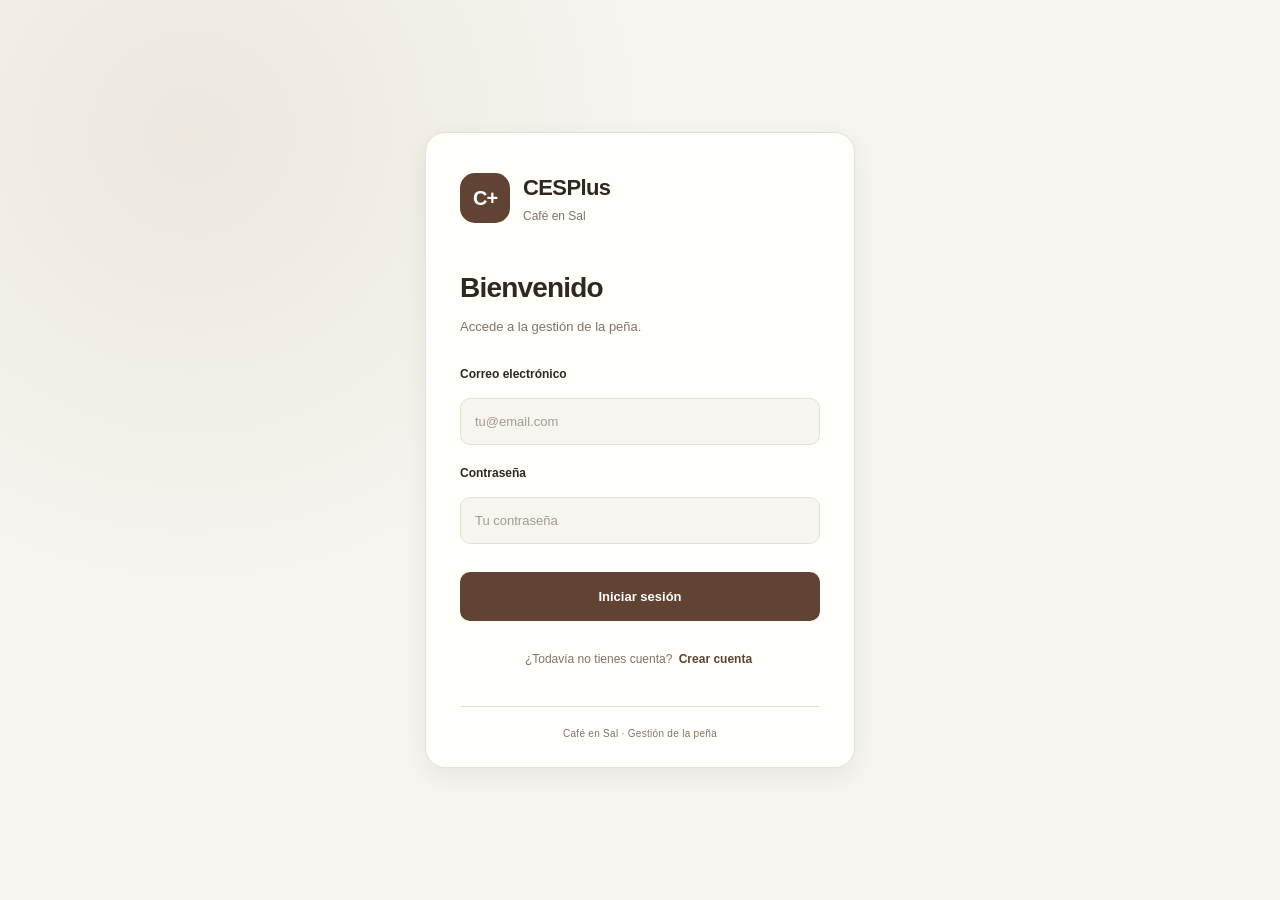
<file: index.html>
<!DOCTYPE html>

<html lang="es">
<head>
    <meta charset="UTF-8">
    <meta name="viewport" content="width=device-width, initial-scale=1.0">


<meta name="theme-color" content="#604333">
<meta name="description" content="Gestión económica de la peña Café en Sal">
<link rel="manifest" href="./manifest.json">
<title>CESPlus | Café en Sal</title>

<link rel="stylesheet" href="./styles/styles.css">
<link rel="stylesheet" href="./styles/layout.css">
<link rel="stylesheet" href="./styles/components.css">
<link rel="stylesheet" href="./styles/views.css">
<script type="module" src="js/app.js"></script>


</head>

<body class="auth-required">

    <!-- PANTALLA DE ACCESO -->
    <section id="auth-screen" class="auth-screen">
        <div class="auth-card">

            <!-- MARCA -->
            <div class="auth-brand">
                <span class="auth-brand-icon">C+</span>
                <div>
                    <strong>CESPlus</strong>
                    <small>Café en Sal</small>
                </div>
            </div>

            <!-- 1. INICIAR SESIÓN -->
            <div id="login-view" class="auth-view">
                <div class="auth-heading">
                    <h1>Bienvenido</h1>
                    <p>Accede a la gestión de la peña.</p>
                </div>

                <form id="login-form">
                    <div class="form-group">
                        <label for="login-email">Correo electrónico</label>
                        <input
                            type="email"
                            id="login-email"
                            name="email"
                            autocomplete="username"
                            placeholder="tu@email.com"
                            required
                        >
                    </div>

                    <div class="form-group">
                        <label for="login-password">Contraseña</label>
                        <input
                            type="password"
                            id="login-password"
                            name="password"
                            autocomplete="current-password"
                            placeholder="Tu contraseña"
                            required
                        >
                    </div>

                    <p id="login-error" class="auth-message auth-error" role="alert" hidden></p>
                    <p id="login-info" class="auth-message auth-info" role="status" hidden></p>

                    <button type="submit" id="login-button" class="button button-primary auth-submit">
                        Iniciar sesión
                    </button>
                </form>

                <p class="auth-switch">
                    ¿Todavía no tienes cuenta?
                    <button type="button" id="show-register-button" class="auth-text-button">
                        Crear cuenta
                    </button>
                </p>
            </div>

            <!-- 2. CREAR CUENTA -->
            <div id="register-view" class="auth-view" hidden>
                <div class="auth-heading">
                    <h1>Crear cuenta</h1>
                    <p>Regístrate para acceder a CESPlus.</p>
                </div>

                <form id="register-form">
                    <div class="form-group">
                        <label for="register-name">Nombre y apellidos</label>
                        <input
                            type="text"
                            id="register-name"
                            name="display_name"
                            autocomplete="name"
                            placeholder="Tu nombre"
                            maxlength="80"
                            required
                        >
                    </div>

                    <div class="form-group">
                        <label for="register-email">Correo electrónico</label>
                        <input
                            type="email"
                            id="register-email"
                            name="email"
                            autocomplete="email"
                            placeholder="tu@email.com"
                            required
                        >
                    </div>

                    <div class="form-group">
                        <label for="register-password">Contraseña</label>
                        <input
                            type="password"
                            id="register-password"
                            name="password"
                            autocomplete="new-password"
                            placeholder="Mínimo 8 caracteres"
                            minlength="8"
                            required
                        >
                    </div>

                    <div class="form-group">
                        <label for="register-password-confirm">Repetir contraseña</label>
                        <input
                            type="password"
                            id="register-password-confirm"
                            name="password_confirm"
                            autocomplete="new-password"
                            placeholder="Repite tu contraseña"
                            minlength="8"
                            required
                        >
                    </div>

                    <p id="register-error" class="auth-message auth-error" role="alert" hidden></p>
                    <p id="register-info" class="auth-message auth-info" role="status" hidden></p>

                    <button type="submit" id="register-button" class="button button-primary auth-submit">
                        Crear cuenta
                    </button>
                </form>

                <p class="auth-switch">
                    ¿Ya tienes cuenta?
                    <button type="button" id="show-login-button" class="auth-text-button">
                        Iniciar sesión
                    </button>
                </p>
            </div>

            <!-- 3. CONFIRMAR CORREO -->
            <div id="confirmation-view" class="auth-view" hidden>
                <div class="auth-heading">
                    <h1>Confirma tu correo</h1>
                    <p>Te hemos enviado un mensaje para verificar tu dirección de correo electrónico.</p>
                </div>

                <p class="auth-message auth-info">
                    Abre el correo que has recibido y pulsa el enlace de confirmación. Después podrás iniciar sesión y vincular tu familia.
                </p>

                <button type="button" id="confirmation-login-button" class="button button-primary auth-submit">
                    Volver al inicio de sesión
                </button>
            </div>

            <!-- 4. VINCULAR FAMILIA -->
            <div id="link-family-view" class="auth-view" hidden>

                <div class="auth-heading">
                    <h1>Vincular familia</h1>
                    <p>Introduce el código de acceso que te ha facilitado la administración de la peña.</p>
                </div>

                <!-- FASE 1: VALIDAR CÓDIGO -->
                <form id="family-link-form">

                    <div class="form-group">
                        <label for="family-code">Código de familia</label>
                        <input
                            type="text"
                            id="family-code"
                            name="family_code"
                            autocomplete="off"
                            placeholder="Introduce tu código"
                            maxlength="32"
                            required
                        >
                    </div>

                    <p id="family-link-error"
                    class="auth-message auth-error"
                    role="alert"
                    hidden></p>

                    <p id="family-link-info"
                    class="auth-message auth-info"
                    role="status"
                    hidden></p>

                    <button
                        type="submit"
                        id="family-link-button"
                        class="button button-primary auth-submit">
                        Comprobar código
                    </button>

                </form>

                <!-- FASE 2: SELECCIONAR MIEMBRO -->
                <form id="family-member-form" hidden>

                    <div class="form-group">
                        <label for="family-member-select">
                            Selecciona tu nombre
                        </label>

                        <select
                            id="family-member-select"
                            name="member_id"
                            required
                        >
                            <option value="">Selecciona un miembro...</option>
                        </select>
                    </div>

                    <p id="family-member-error"
                    class="auth-message auth-error"
                    role="alert"
                    hidden></p>

                    <button
                        type="submit"
                        id="family-member-button"
                        class="button button-primary auth-submit">
                        Enviar solicitud
                    </button>

                    <button
                        type="button"
                        id="family-member-back-button"
                        class="button button-secondary auth-submit">
                        Volver
                    </button>

                </form>

                <!-- SOLICITUD PENDIENTE -->
                <div id="family-link-pending"
                    class="auth-message auth-info"
                    hidden>
                    Tu solicitud está pendiente de aprobación por parte de la administración.
                </div>

                <button
                    type="button"
                    id="check-link-status-button"
                    class="button button-secondary auth-submit"
                    hidden>
                    Comprobar estado
                </button>

                <button
                    type="button"
                    id="auth-logout-button"
                    class="auth-text-button">
                    Cerrar sesión
                </button>

            </div>

            <p class="auth-footer">Café en Sal · Gestión de la peña</p>
        </div>
    </section>

    <div class="app-shell">


    <!-- SIDEBAR: escritorio -->
    <aside class="sidebar">
        <a class="brand" href="#" data-view="inicio">
            <span class="brand-icon">C+</span>
            <span class="brand-copy">
                <strong>CESPlus</strong>
                <small>Café en Sal</small>
            </span>
        </a>

        <div class="sidebar-section-label">GESTIÓN</div>

        <nav class="sidebar-nav" aria-label="Navegación principal">
            <button class="nav-item active" data-view="inicio">
                <span class="nav-icon">⌂</span>
                <span>Inicio</span>
            </button>

            <button class="nav-item" data-view="familias" data-role="admin,treasurer">
                <span class="nav-icon">♧</span>
                <span>Familias</span>
            </button>

            <button class="nav-item" data-view="economia" data-role="admin,treasurer">
                <span class="nav-icon">€</span>
                <span>Economía</span>
            </button>

            <button class="nav-item" data-view="administracion" data-role="admin">
                <span class="nav-icon">⚙</span>
                <span>Administración</span>
            </button>
        </nav>

        <div class="sidebar-footer">
            <span class="connection-dot"></span>
            <span>Modo de prueba</span>
        </div>
    </aside>

    <!-- CONTENIDO PRINCIPAL -->
    <main class="main-content">

        <header class="topbar">
            <div>
                <p class="eyebrow">CAFÉ EN SAL</p>
                <h1 id="page-title">Control de cuotas</h1>
            </div>

            <div class="topbar-actions">

                <div class="topbar-period">
                    <span class="period-label">PERIODO</span>
                    <select id="period-select" aria-label="Mes de las cuotas">
                    </select>
                </div>

                <div class="user-menu-container">

                    <button
                        type="button"
                        id="user-menu-button"
                        class="avatar"
                        aria-label="Abrir menú de usuario"
                        aria-expanded="false"
                        aria-controls="user-menu"
                    >
                        C+
                    </button>

                    <div id="user-menu" class="user-menu">

                        <div class="user-menu-info">

                            <strong id="user-menu-name">Usuario</strong>

                            <span id="user-menu-email"></span>

                            <span id="user-menu-role">Miembro</span>

                        </div>

                        <div class="user-menu-divider"></div>

                        <button
                            type="button"
                            id="logout-button"
                            class="user-menu-logout"
                        >
                            Cerrar sesión
                        </button>

                    </div>

                </div>

            </div>
        </header>

        <!-- INICIO -->
        <section class="view active" id="view-inicio">

            <!-- BIENVENIDA -->
            <div class="welcome-row">
                <div>
                    <h2>Estado de las cuentas.</h2>
                </div>

            </div>

            <!-- INDICADORES GLOBALES -->
            <div class="summary-grid">

                <article class="summary-card balance-card">
                    <span class="summary-label">Saldo actual</span>
                    <strong class="summary-value" id="balance-value">
                        1.250,00 €
                    </strong>
                    <span class="summary-footnote">
                        Saldo inicial + ingresos - gastos
                    </span>
                </article>

                <article class="summary-card">
                    <span class="summary-label">Ingresos del mes</span>
                    <strong class="summary-value" id="income-value">
                        0,00 €
                    </strong>
                    <span class="summary-footnote">Ingresos registrados</span>
                </article>

                <article class="summary-card">
                    <span class="summary-label">Gastos del mes</span>
                    <strong class="summary-value" id="expenses-value">
                        0,00 €
                    </strong>
                    <span class="summary-footnote">Salidas de dinero</span>
                </article>

                <article class="summary-card pending-summary">
                    <span class="summary-label">Ingresos pendientes</span>
                    <strong class="summary-value" id="pending-value">
                        200,00 €
                    </strong>
                    <span class="summary-footnote" id="pending-count">
                        3 familias pendientes
                    </span>
                </article>

            </div>


            <!-- =========================================
                DASHBOARD DE ADMINISTRACIÓN Y TESORERÍA
                ========================================= -->

            <div id="staff-dashboard" data-role="admin,treasurer">

                <!-- CUOTAS DE TODAS LAS FAMILIAS -->
                <section class="content-section">

                    <div class="section-heading">
                        <div>
                            <h2>Cuotas de la peña</h2>
                            <p id="dues-description">
                                Consulta y registra las cuotas de cada familia.
                            </p>
                        </div>
                    </div>

                    <div class="filter-row">
                        <button class="filter-chip active" data-filter="pendiente">
                            Pendientes
                        </button>

                        <button class="filter-chip" data-filter="pagado">
                            Abonadas
                        </button>

                        <button class="filter-chip" data-filter="todas">
                            Todas
                        </button>
                    </div>

                    <div class="dues-list" id="dues-list">
                        <!-- Se genera desde dashboard.js -->
                    </div>

                    <div class="empty-state hidden" id="dues-empty">
                        <span class="empty-icon">✓</span>
                        <h3>Todo al día</h3>
                        <p>No hay cuotas que coincidan con este filtro.</p>
                    </div>

                </section>

                <!-- ACCIONES RÁPIDAS -->
                <section class="content-section quick-actions-section">

                    <div class="section-heading">
                        <div>
                            <h2>Accesos rápidos</h2>
                            <p>Las tareas que más utilizas.</p>
                        </div>
                    </div>

                    <div class="quick-actions">

                        <button
                            class="quick-action"
                            data-action="familia"
                            data-role="admin,treasurer">

                            <span class="quick-action-icon">+</span>

                            <span>
                                <strong>Nueva familia</strong>
                                <small>Añadir miembros</small>
                            </span>

                            <span class="quick-arrow">›</span>
                        </button>

                        <button
                            class="quick-action"
                            data-action="gasto"
                            data-role="admin,treasurer">

                            <span class="quick-action-icon">€</span>

                            <span>
                                <strong>Registrar gasto</strong>
                                <small>Anotar una salida de dinero</small>
                            </span>

                            <span class="quick-arrow">›</span>
                        </button>

                    </div>

                </section>

            </div>


            <!-- =========================================
                DASHBOARD DE MIEMBROS
                ========================================= -->

            <div id="member-dashboard" hidden>

                <!-- CUOTA DE SU FAMILIA -->
                <section class="content-section">

                    <div class="section-heading">
                        <div>
                            <h2>Mi cuota familiar</h2>
                            <p>Estado de la cuota correspondiente al periodo seleccionado.</p>
                        </div>
                    </div>

                    <div id="member-current-due">
                        <!-- Se genera desde dashboard.js -->
                    </div>

                    <details class="history-details" id="member-dues-history">

                        <summary>
                            Consultar historial de cuotas
                        </summary>

                        <div
                            id="member-dues-history-list"
                            class="history-list">
                            <!-- Historial completo de cuotas -->
                        </div>

                    </details>

                </section>


                <!-- GASTOS DE LA PEÑA -->
                <section class="content-section">

                    <div class="section-heading">
                        <div>
                            <h2>Gastos de la peña</h2>
                            <p>Movimientos económicos del periodo seleccionado.</p>
                        </div>
                    </div>

                    <div id="member-current-expenses">
                        <!-- Se genera desde dashboard.js -->
                    </div>

                    <details class="history-details" id="member-expenses-history">

                        <summary>
                            Consultar histórico de gastos
                        </summary>

                        <div
                            id="member-expenses-history-list"
                            class="history-list">
                            <!-- Historial completo de gastos -->
                        </div>

                    </details>

                </section>

            </div>

        </section>

        <!-- FAMILIAS -->
        <section class="view" id="view-familias">
            <div class="section-heading">
                <div>
                    <h2>Gestión de las familias de la peña.</h2>
                </div>

                <button class="button button-primary"
                        data-action="familia"
                        data-role="admin,treasurer">
                    + Nueva familia
                </button>
            </div>

            <div id="families-content"></div>
        </section>

        <!-- ECONOMÍA -->
        <section class="view" id="view-economia">
            <div class="section-heading">
                <div>
                    <h2>Ingresos, gastos y movimientos.</h2>
                </div>
            </div>

            <div id="economy-content"></div>
        </section>

        <!-- ADMINISTRACIÓN -->
        <section class="view" id="view-administracion">
            <div class="section-heading">
                <div>
                    <h2>Herramientas de gestión de la peña.</h2>
                </div>
            </div>

            <div id="administration-content"></div>
        </section>

    </main>

    <!-- NAVEGACIÓN INFERIOR: móvil -->
    <nav class="bottom-nav" aria-label="Navegación móvil">

        <button class="bottom-nav-item active" data-view="inicio">
            <span class="bottom-nav-icon">⌂</span>
            <span>Inicio</span>
        </button>

        <button class="bottom-nav-item" data-view="familias" data-role="admin,treasurer">
            <span class="bottom-nav-icon">♧</span>
            <span>Familias</span>
        </button>

        <button class="bottom-nav-item" data-view="economia" data-role="admin,treasurer">
            <span class="bottom-nav-icon">€</span>
            <span>Economía</span>
        </button>

        <button class="bottom-nav-item" data-view="administracion" data-role="admin">
            <span class="bottom-nav-icon">⚙</span>
            <span>Más</span>
        </button>

    </nav>

</div>

<!-- MODALES -->
<div id="modal-root"></div>

<div class="toast" id="toast" role="status" aria-live="polite"></div>


</body>
</html>
</file>
<file: styles/styles.css>
/* =====================================================
   CESPLUS — ESTILOS GENERALES
   Variables, reset y configuración base
   ===================================================== */

:root {
    --primary: #604333;
    --primary-dark: #3E2A20;
    --primary-light: #896B56;

    --background: #F7F5F0;
    --surface: #FFFEFA;
    --surface-alt: #F0EBE3;

    --text: #302820;
    --text-muted: #817468;

    --border: #E7DFD5;

    --green: #287653;
    --green-bg: #E7F2EA;

    --orange: #986018;
    --orange-bg: #F8EEDC;

    --red: #B4433E;
    --red-bg: #F8E8E5;

    --radius: 16px;
    --radius-small: 10px;

    --sidebar-width: 240px;

    --shadow-sm: 0 2px 8px rgb(48 40 32 / 5%);
    --shadow-md: 0 8px 24px rgb(48 40 32 / 7%);

    --accent: var(--primary-light);
    --text-primary: var(--text);
    --radius-medium: 12px;
}

* {
    box-sizing: border-box;
}

html {
    min-height: 100%;
    -webkit-text-size-adjust: 100%;
}

body {
    margin: 0;
    min-height: 100vh;
    min-height: 100dvh;

    background: var(--background);
    color: var(--text);

    font-family:
        Inter,
        -apple-system,
        BlinkMacSystemFont,
        "Segoe UI",
        sans-serif;

    font-size: 15px;
    line-height: 1.5;

    -webkit-font-smoothing: antialiased;
}

button,
input,
select,
textarea {
    font: inherit;
}

button {
    -webkit-tap-highlight-color: transparent;
}

button:focus-visible,
select:focus-visible,
input:focus-visible,
textarea:focus-visible {
    outline: 3px solid rgb(137 107 86 / 35%);
    outline-offset: 2px;
}

button:disabled {
    opacity: 0.55;
    cursor: not-allowed;
}

button:not(:disabled) {
    cursor: pointer;
}

button,
a,
input,
select {
    touch-action: manipulation;
}

a {
    color: inherit;
    text-decoration: none;
}

h1,
h2,
h3,
p {
    margin-top: 0;
}

h1,
h2,
h3 {
    letter-spacing: -0.035em;
}

.hidden {
    display: none !important;
}

/* Elementos ocultos por permisos o estado */

[hidden] {
    display: none !important;
}

/* =====================================================
   ACCESIBILIDAD — MENOS MOVIMIENTO
   ===================================================== */

@media (prefers-reduced-motion: reduce) {
    *,
    *::before,
    *::after {
        scroll-behavior: auto !important;
        transition-duration: 0.01ms !important;
        animation-duration: 0.01ms !important;
        animation-iteration-count: 1 !important;
    }
}
</file>
<file: styles/layout.css>
/* =====================================================
   CESPLUS — ESTRUCTURA Y DISTRIBUCIÓN
   ===================================================== */

/* ESTRUCTURA PRINCIPAL */

.app-shell {
    min-height: 100vh;
    min-height: 100dvh;
}

.sidebar {
    display: none;
}

.main-content {
    width: 100%;
    max-width: 100%;
    min-width: 0;

    padding:
        18px
        16px
        calc(96px + env(safe-area-inset-bottom));
}

/* =====================================================
   CABECERA
   ===================================================== */

.topbar {
    display: flex;
    align-items: center;
    justify-content: space-between;
    gap: 12px;
    padding-bottom: 18px;

    margin-bottom: 8px;
    border-bottom: 1px solid var(--border);
    box-shadow: 0 2px 4px rgb(48 40 32 / 2%);
}

.eyebrow {
    margin-bottom: 5px;

    color: var(--primary-light);

    font-size: 10px;
    font-weight: 800;
    letter-spacing: 0.16em;
}

.topbar h1 {
    margin-bottom: 0;

    font-size: clamp(21px, 5vw, 30px);
    font-weight: 750;
    line-height: 1.15;
}

.topbar-actions {
    display: flex;
    align-items: center;
    gap: 22px;
}

.topbar-period {
    display: flex;
    flex-direction: column;
    align-items: flex-end;
    gap: 3px;

    min-width: 0;
}

.period-label {
    color: var(--text-muted);

    font-size: 9px;
    font-weight: 800;
    letter-spacing: 0.12em;
}

#period-select {
    width: auto;
    max-width: 115px;
    min-height: 32px;

    padding: 0 22px 0 8px;

    border: 1px solid transparent;
    border-radius: 8px;

    background: var(--surface-alt);
    color: var(--text-muted);

    font-size: 11px;
    font-weight: 600;

    cursor: pointer;
    transition: background .2s ease, border-color .2s ease;
}

#period-select:hover {
    background: var(--surface);
    border-color: var(--border);
}

#period-select:focus-visible {
    outline: 2px solid var(--primary-light);
    outline-offset: 2px;
}

/* Información del usuario */

.user-info {
    display: flex;
    align-items: center;
    gap: 10px;
}

.user-info .avatar {
    display: flex;
    align-items: center;
    justify-content: center;

    width: 38px;
    height: 38px;
    flex-shrink: 0;

    border-radius: 50%;

    background: var(--primary);
    color: white;

    font-size: 12px;
    font-weight: 800;
}

.user-details {
    display: flex;
    flex-direction: column;
    gap: 3px;
}

.user-details strong {
    color: var(--text);
    font-size: 12px;
}

.user-details span {
    color: var(--text-muted);
    font-size: 10px;
}

.logout-button {
    font-size: 11px;
    white-space: nowrap;
}

/* =====================================================
   NAVEGACIÓN INFERIOR — MÓVIL
   ===================================================== */

.bottom-nav {
    position: fixed;
    z-index: 100;

    right: 0;
    bottom: 0;
    left: 0;

    display: grid;
    grid-template-columns: repeat(4, minmax(0, 1fr));

    min-height: 66px;
    padding:
        7px
        8px
        calc(7px + env(safe-area-inset-bottom));

    border-top: 1px solid var(--border);

    background: rgb(255 254 250 / 97%);

    backdrop-filter: blur(14px);
    -webkit-backdrop-filter: blur(14px);
}

.bottom-nav-item {
    display: flex;
    flex-direction: column;
    align-items: center;
    justify-content: center;
    gap: 3px;

    min-width: 0;
    min-height: 48px;
    padding: 3px 2px;

    border: 0;
    border-radius: 10px;

    background: transparent;
    color: var(--text-muted);

    font-size: 10px;
    font-weight: 650;
}

.bottom-nav-icon {
    font-size: 22px;
    line-height: 1.1;
}

.bottom-nav-item.active {
    color: var(--primary);
    background: var(--surface-alt);
}

.bottom-nav-item.active .bottom-nav-icon {
    font-weight: 800;
}

/* Navegación lateral — escritorio */

@media (min-width: 1050px) {

    .app-shell {
        display: grid;
        grid-template-columns: var(--sidebar-width) minmax(0, 1fr);
    }

    .sidebar {
        position: sticky;
        top: 0;

        display: flex;
        flex-direction: column;

        width: var(--sidebar-width);
        height: 100vh;
        height: 100dvh;

        padding: 25px 16px;

        border-right: 1px solid var(--border);

        background: var(--surface);
    }

    .brand {
        display: flex;
        align-items: center;
        gap: 11px;

        padding: 4px 8px 30px;
    }

    .brand-icon {
        display: flex;
        align-items: center;
        justify-content: center;

        width: 43px;
        height: 43px;

        border-radius: 13px;

        background: var(--primary);
        color: #fff;

        font-size: 17px;
        font-weight: 850;
        letter-spacing: -0.06em;
    }

    .brand-copy {
        display: flex;
        flex-direction: column;
        gap: 2px;
    }

    .brand-copy strong {
        font-size: 18px;
        font-weight: 850;
        letter-spacing: -0.04em;
    }

    .brand-copy small {
        color: var(--text-muted);
        font-size: 11px;
    }

    .sidebar-section-label {
        padding: 0 12px;
        margin-bottom: 10px;

        color: var(--text-muted);

        font-size: 9px;
        font-weight: 850;
        letter-spacing: 0.13em;
    }

    .sidebar-nav {
        display: flex;
        flex-direction: column;
        gap: 5px;
    }

    .nav-item {
        display: flex;
        align-items: center;
        gap: 12px;

        width: 100%;
        min-height: 47px;
        padding: 0 12px;

        border: 0;
        border-radius: 10px;

        background: transparent;
        color: var(--text-muted);

        text-align: left;
        font-size: 13px;
        font-weight: 700;
    }

    .nav-item.active {
        background: var(--surface-alt);
        color: var(--primary);
    }

    .nav-icon {
        display: inline-flex;
        align-items: center;
        justify-content: center;

        width: 24px;

        font-size: 20px;
    }

    .sidebar-footer {
        display: flex;
        align-items: center;
        gap: 9px;

        margin-top: auto;
        padding: 16px 10px;

        border-top: 1px solid var(--border);

        color: var(--text-muted);
        font-size: 11px;
    }

    .connection-dot {
        width: 8px;
        height: 8px;

        border-radius: 50%;

        background: var(--orange);
    }
}

/* =====================================================
   RESPONSIVE — TABLET
   ===================================================== */

@media (min-width: 700px) {

    .main-content {
        padding: 30px 28px 40px;
    }

    .bottom-nav {
        /* Se mantiene visible hasta el breakpoint de escritorio */
    }

    .topbar-actions {
        gap: 22px;
    }
}

/* =====================================================
   RESPONSIVE — MÓVIL
   ===================================================== */

@media (max-width: 700px) {

    .topbar-actions {
        gap: 12px;
        flex-wrap: wrap;
        justify-content: flex-end;
    }

    .user-details {
        display: none;
    }

    .logout-button {
        padding: 9px 11px;
    }
}

/* =====================================================
   RESPONSIVE — ESCRITORIO
   ===================================================== */

@media (min-width: 1050px) {

    .main-content {
        width: 100%;
        max-width: 1500px;
        margin: 0 auto;

        padding: 34px clamp(28px, 4vw, 64px) 48px;
    }

    .bottom-nav {
        display: none;
    }

    .topbar {
        margin-bottom: 35px;
    }
}

/* =====================================================
   PANTALLAS MUY PEQUEÑAS
   ===================================================== */

@media (max-width: 360px) {

    .main-content {
        padding-right: 12px;
        padding-left: 12px;
    }
}
</file>
<file: styles/components.css>
/* =====================================================
   CESPLUS — COMPONENTES REUTILIZABLES
   Botones, formularios, tarjetas, modales y elementos UI
   ===================================================== */

/* =====================================================
   BOTONES
   ===================================================== */

.button {
    display: inline-flex;
    align-items: center;
    justify-content: center;
    gap: 7px;
    min-height: 44px;
    padding: 0 14px;
    border: 1px solid transparent;
    border-radius: var(--radius-small);
    font-size: 12px;
    font-weight: 750;
    transition: background 150ms ease, transform 150ms ease;
}

.button:active {
    transform: scale(0.98);
}

.button-primary {
    background: var(--primary);
    color: #fff;
}

.button-primary:hover {
    background: var(--primary-dark);
}

.button-secondary {
    border-color: var(--border);
    background: var(--surface);
    color: var(--text);
}

.button-danger {
    background-color: #b94036;
    color: #ffffff;
    border: 1px solid #b94036;
}

.button-danger:hover {
    background-color: #963129;
    border-color: #963129;
}

/* =====================================================
   FILTROS
   ===================================================== */

.filter-row {
    display: flex;
    gap: 8px;
    margin-bottom: 14px;
    overflow-x: auto;
    scrollbar-width: none;
}

.filter-row::-webkit-scrollbar {
    display: none;
}

.filter-chip {
    flex-shrink: 0;
    min-height: 40px;
    padding: 0 16px;
    border: 1px solid var(--border);
    border-radius: 999px;
    background: var(--surface);
    color: var(--text-muted);
    font-size: 12px;
    font-weight: 700;
}

.filter-chip.active {
    border-color: var(--primary);
    background: var(--primary);
    color: #fff;
}

/* =====================================================
   LISTAS Y TARJETAS DE CUOTAS
   ===================================================== */

.dues-list {
    display: flex;
    flex-direction: column;
    gap: 10px;
}

.due-card {
    display: grid;
    grid-template-columns: minmax(0, 1fr) auto;
    align-items: center;
    gap: 12px 16px;
    min-width: 0;
    padding: 15px 16px;
    border: 1px solid var(--border);
    border-radius: var(--radius);
    background: var(--surface);
    box-shadow: var(--shadow-sm);
}

.due-card-main {
    display: flex;
    flex-direction: column;
    gap: 4px;
    min-width: 0;
}

.due-family-name {
    display: block;
    min-width: 0;
    color: var(--text);
    font-size: 14px;
    font-weight: 750;
    overflow-wrap: anywhere;
}

.due-period {
    color: var(--text-muted);
    font-size: 11px;
    font-weight: 600;
    text-transform: capitalize;
}

/* Importes */

.due-card-amounts {
    grid-column: 1 / -1;
    display: flex;
    flex-wrap: wrap;
    gap: 10px 24px;
    padding: 11px 0;
    border-top: 1px solid var(--border);
    border-bottom: 1px solid var(--border);
}

.due-card-amounts > div {
    display: flex;
    flex-direction: column;
    gap: 4px;
}

.due-card-amounts span {
    color: var(--text-muted);
    font-size: 10px;
    font-weight: 650;
}

.due-card-amounts strong {
    color: var(--text);
    font-size: 14px;
    font-weight: 800;
    font-variant-numeric: tabular-nums;
}

.due-card-amounts .due-debt-amount strong {
    color: var(--orange);
}

/* Botones de estado */

.due-status-button {
    display: inline-flex;
    align-items: center;
    justify-content: center;
    min-width: 104px;
    min-height: 42px;
    padding: 0 12px;
    border: 1px solid transparent;
    border-radius: var(--radius-small);
    font-size: 11px;
    font-weight: 800;
    white-space: nowrap;
    transition: background 150ms ease, transform 150ms ease;
}

.due-status-button.pending {
    border-color: var(--orange);
    background: var(--orange-bg);
    color: var(--orange);
}

.due-status-button.debt {
    border-color: #d97777;
    background: #fbe8e8;
    color: #a83232;
}

.due-status-button.paid {
    border-color: var(--green);
    background: var(--green-bg);
    color: var(--green);
}

.due-status-button:active {
    transform: scale(0.96);
}

/* =====================================================
   TARJETAS DE CUOTAS — MIEMBROS
   ===================================================== */

.member-due-card,
.member-history-item {
    display: flex;
    flex-wrap: wrap;
    align-items: center;
    justify-content: space-between;
    gap: 12px;
}

.member-due-details {
    display: flex;
    flex-wrap: wrap;
    align-items: center;
    justify-content: space-between;
    gap: 8px 16px;
    width: 100%;
    padding-top: 10px;
    border-top: 1px solid var(--border);
    color: var(--text-muted);
    font-size: 11px;
}

.member-due-details strong {
    color: #966020;
    font-size: 12px;
    font-weight: 800;
}

/* Estados de cuotas de miembros */

.member-status-badge.debt {
    border-color: #c58a45;
    background: #fbf0df;
    color: #966020;
}

/* Estados vacíos */

.empty-state {
    padding: 36px 18px;
    border: 1px dashed var(--border);
    border-radius: var(--radius);
    text-align: center;
}

.empty-icon {
    display: inline-flex;
    align-items: center;
    justify-content: center;
    width: 42px;
    height: 42px;
    margin-bottom: 12px;
    border-radius: 50%;
    background: var(--green-bg);
    color: var(--green);
    font-size: 20px;
}

.empty-state h3 {
    margin-bottom: 5px;
    font-size: 17px;
}

.empty-state p {
    margin-bottom: 0;
    color: var(--text-muted);
    font-size: 12px;
}

/* =====================================================
   TOAST — MENSAJES
   ===================================================== */

.toast {
    position: fixed;
    z-index: 300;
    right: 16px;
    bottom: calc(84px + env(safe-area-inset-bottom));
    left: 16px;
    max-width: 440px;
    margin: 0 auto;
    padding: 13px 16px;
    border: 1px solid rgb(255 255 255 / 12%);
    border-radius: 12px;
    background: var(--primary-dark);
    color: #fff;
    box-shadow: var(--shadow-md);
    font-size: 13px;
    font-weight: 650;
    opacity: 0;
    pointer-events: none;
    transform: translateY(8px);
    transition: opacity 180ms ease, transform 180ms ease;
}

.toast.visible {
    opacity: 1;
    transform: translateY(0);
}

/* =====================================================
   MODALES GENERALES
   ===================================================== */

.modal-overlay {
    position: fixed;
    z-index: 200;
    inset: 0;
    display: flex;
    align-items: flex-end;
    justify-content: center;
    padding-top: 20px;
    background: rgb(35 27 22 / 48%);
    backdrop-filter: blur(3px);
}

.modal-panel {
    width: 100%;
    max-width: 520px;
    max-height: 92vh;
    max-height: 92dvh;
    overflow-y: auto;
    padding: 24px 20px calc(20px + env(safe-area-inset-bottom));
    border-radius: 22px 22px 0 0;
    background: var(--surface);
    box-shadow: var(--shadow-md);
    overscroll-behavior: contain;
}

.modal-handle {
    width: 38px;
    height: 4px;
    margin: -12px auto 20px;
    border-radius: 999px;
    background: var(--border);
}

.modal-header {
    display: flex;
    align-items: flex-start;
    justify-content: space-between;
    gap: 12px;
    margin-bottom: 22px;
}

.modal-header h2 {
    margin-bottom: 5px;
    font-size: 21px;
}

.modal-header p {
    margin-bottom: 0;
    color: var(--text-muted);
    font-size: 12px;
}

.modal-close {
    display: inline-flex;
    align-items: center;
    justify-content: center;
    flex-shrink: 0;
    width: 44px;
    height: 44px;
    border: 1px solid var(--border);
    border-radius: 12px;
    background: var(--surface);
    color: var(--text);
    font-size: 22px;
}

/* Formularios de los modales */

.form-group {
    display: flex;
    flex-direction: column;
    gap: 7px;
    margin-bottom: 17px;
}

.form-group label {
    font-size: 12px;
    font-weight: 750;
}

.form-group input,
.form-group select,
.form-group textarea {
    width: 100%;
    min-height: 48px;
    padding: 12px;
    border: 1px solid var(--border);
    border-radius: 10px;
    background: var(--surface);
    color: var(--text);
    font-size: 16px;
}

.form-group textarea {
    min-height: 90px;
    resize: vertical;
}

.modal-actions {
    display: flex;
    gap: 10px;
    margin-top: 24px;
}

.modal-actions .button {
    flex: 1;
    min-height: 48px;
}

/* =====================================================
   FAMILIAS DESPLEGABLES
   ===================================================== */

.family-management-card {
    border: 1px solid #d6c8b8 !important;
    border-radius: 12px !important;
    overflow: hidden;
    margin-bottom: 14px;
    background: #fff;
    box-shadow: 0 2px 5px rgba(0, 0, 0, 0.04);
}

.family-management-header {
    display: flex;
    width: 100%;
    align-items: center;
    justify-content: space-between;
    gap: 14px;
    padding: 18px;
    border: 0;
    background: transparent;
    color: var(--text);
    text-align: left;
    cursor: pointer;
}

.family-management-header:hover {
    background: var(--surface-alt);
}

.family-management-info {
    min-width: 0;
}

.family-management-header h3 {
    margin: 0 0 4px;
    font-size: 16px;
    overflow-wrap: anywhere;
}

.family-management-header p {
    margin: 0;
    color: var(--text-muted);
    font-size: 12px;
}

.family-management-header-right {
    display: flex;
    flex-shrink: 0;
    align-items: center;
    gap: 15px;
}

.family-management-amount {
    font-size: 20px;
    font-weight: 800;
    font-variant-numeric: tabular-nums;
}

.family-dropdown-arrow {
    width: 10px;
    height: 10px;
    border-right: 2px solid var(--text-muted);
    border-bottom: 2px solid var(--text-muted);
    transform: rotate(45deg);
    transition: transform 0.2s ease;
}

.family-management-header[aria-expanded="true"] .family-dropdown-arrow {
    transform: rotate(225deg);
}

.family-management-details {
    padding: 0 18px 18px;
}

.family-management-details[hidden] {
    display: none;
}

.family-management-members {
    display: flex;
    flex-direction: column;
    margin-bottom: 15px;
    border-top: 1px solid var(--border);
}

.family-member-summary {
    display: flex;
    align-items: center;
    justify-content: space-between;
    gap: 12px;
    padding: 11px 0;
    border-bottom: 1px solid var(--border);
    font-size: 12px;
}

.family-management-footer {
    display: flex;
    align-items: center;
    justify-content: space-between;
    gap: 12px;
}

.family-management-footer .button {
    min-height: 44px;
}


/* =====================================================
    MENÚ DE USUARIO
   ===================================================== */

/* MENÚ DE USUARIO */
.user-menu-container {
    position: relative;
    display: flex;
    align-items: center;
}

/* Botón del avatar */
#user-menu-button {
    display: flex;
    align-items: center;
    justify-content: center;
    width: 40px;
    height: 40px;
    padding: 0;
    flex-shrink: 0;
    border: 0;
    border-radius: 50%;
    background: var(--primary);
    color: #fff;
    font-size: 13px;
    font-weight: 800;
    cursor: pointer;
    transition: background .2s ease, transform .2s ease;
}

#user-menu-button:hover {
    background: var(--primary-dark);
    transform: translateY(-1px);
}

#user-menu-button:focus-visible {
    outline: 3px solid rgb(137 107 86 / 35%);
    outline-offset: 3px;
}

/* Desplegable */
.user-menu {
    position: absolute;
    z-index: 200;
    top: calc(100% + 12px);
    right: 0;
    width: 250px;
    padding: 8px;
    border: 1px solid var(--border);
    border-radius: 14px;
    background: var(--surface);
    box-shadow: var(--shadow-md);

    opacity: 0;
    visibility: hidden;
    transform: translateY(-6px);
    transition:
        opacity .18s ease,
        transform .18s ease,
        visibility .18s ease;
}

/* Menú abierto */
.user-menu-container.open .user-menu {
    opacity: 1;
    visibility: visible;
    transform: translateY(0);
}

/* Información del usuario */
.user-menu-info {
    display: flex;
    flex-direction: column;
    gap: 4px;
    padding: 12px;
    overflow: hidden;
}

.user-menu-info strong {
    color: var(--text);
    font-size: 13px;
    font-weight: 750;
}

.user-menu-info span {
    overflow: hidden;
    color: var(--text-muted);
    font-size: 11px;
    text-overflow: ellipsis;
    white-space: nowrap;
}

/* Separador */
.user-menu-divider {
    height: 1px;
    margin: 4px 0;
    background: var(--border);
}

/* Cerrar sesión */
.user-menu-logout {
    display: flex;
    align-items: center;
    width: 100%;
    min-height: 42px;
    padding: 0 12px;
    border: 0;
    border-radius: 9px;
    background: transparent;
    color: var(--red);
    text-align: left;
    font-size: 12px;
    font-weight: 700;
    transition: background .2s ease;
}

.user-menu-logout:hover {
    background: var(--red-bg);
}

/* Ajustes para móvil */
@media (max-width: 700px) {
    .user-menu {
        width: 235px;
    }
}

/* =====================================================
   EDITOR DE MIEMBROS
   ===================================================== */

#manage-members-list {
    display: flex;
    flex-direction: column;
    gap: 12px;
}

.member-edit-row {
    position: relative;
    display: grid;
    grid-template-columns: minmax(0, 1fr) minmax(0, 0.8fr);
    gap: 10px;
    padding: 13px;
    border: 1px solid var(--border);
    border-radius: 12px;
    background: var(--background);
}

.member-edit-row .form-group {
    min-width: 0;
    margin-bottom: 0;
}

.member-name-field {
    grid-column: 1 / -1;
    padding-right: 28px;
}

.member-edit-row .form-group label {
    font-size: 11px;
}

.member-edit-row .form-group input,
.member-edit-row .form-group select {
    min-width: 0;
    min-height: 44px;
    padding: 9px;
    font-size: 16px;
}

.member-remove-button {
    position: absolute;
    top: 7px;
    right: 7px;
    display: inline-flex;
    align-items: center;
    justify-content: center;
    width: 30px;
    height: 30px;
    border: 1px solid var(--border);
    border-radius: 8px;
    background: var(--surface);
    color: var(--red);
    font-size: 20px;
}

.family-edit-total {
    display: flex;
    align-items: center;
    justify-content: space-between;
    gap: 12px;
    margin-top: 17px;
    padding: 16px;
    border: 1px solid #D8C5B5;
    border-radius: 12px;
    background: var(--surface-alt);
}

.family-edit-total span {
    font-size: 12px;
    font-weight: 650;
}

.family-edit-total strong {
    font-size: 20px;
    font-weight: 850;
    font-variant-numeric: tabular-nums;
}

.form-help {
    margin-top: 12px;
    margin-bottom: 0;
    color: var(--text-muted);
    font-size: 11px;
    line-height: 1.6;
}

/* =====================================================
   MODAL DE FILTROS DEL HISTORIAL
   ===================================================== */

.audit-filter-toggle {
    width: 100%;
    display: flex;
    align-items: center;
    justify-content: space-between;
    padding: 16px 18px;
    border: 1px solid #ded2c5;
    border-radius: 10px;
    background: var(--primary-light);
    color: var(--background);
    text-align: left;
    cursor: pointer;
    transition: background 0.2s ease, border-color 0.2s ease, color 0.2s ease;
}

.audit-filter-toggle:hover {
    background: #f8f4ef;
    border-color: #b99b7c;
    color: var(--primary-dark);
}

.audit-filter-toggle strong,
.audit-filter-toggle small {
    display: block;
    transition: color 0.2s ease;
}

.audit-filter-toggle strong {
    font-size: 0.95rem;
    margin-bottom: 4px;
    color: inherit;
}

.audit-filter-toggle small {
    color: var(--orange-bg);
    font-size: 0.82rem;
}

.audit-filter-toggle:hover small {
    color: var(--primary);
}

.audit-filter-arrow {
    font-size: 1.4rem;
    color: #8b7055;
    transition: transform 0.2s ease;
}

.audit-filter-toggle[aria-expanded="true"] .audit-filter-arrow {
    transform: rotate(180deg);
}

.audit-results-summary[hidden],
.audit-filter-modal[hidden] {
    display: none !important;
}

.audit-filter-modal {
    position: fixed;
    inset: 0;
    z-index: 1000;
    display: flex;
    align-items: center;
    justify-content: center;
    padding: 24px;
}

.audit-filter-backdrop {
    position: absolute;
    inset: 0;
    background: rgba(35, 27, 20, 0.62);
    backdrop-filter: blur(3px);
}

.audit-filter-dialog {
    position: relative;
    z-index: 1;
    width: min(100%, 720px);
    max-height: 85vh;
    display: flex;
    flex-direction: column;
    background: #fff;
    border: 1px solid #e3d8cc;
    border-radius: 16px;
    box-shadow: 0 20px 60px rgba(0, 0, 0, 0.24);
    overflow: hidden;
    animation: auditModalIn 0.2s ease;
}

/* Cabecera */

.audit-modal-header {
    display: flex;
    align-items: flex-start;
    justify-content: space-between;
    padding: 22px 26px;
    border-bottom: 1px solid #e9e1d8;
    background: #fcfaf8;
}

.audit-modal-header h3 {
    margin: 0 0 5px;
    color: #49382b;
    font-size: 1.15rem;
}

.audit-modal-header p {
    margin: 0;
    color: #897969;
    font-size: 0.88rem;
}

.audit-modal-close {
    flex-shrink: 0;
    width: 36px;
    height: 36px;
    display: flex;
    align-items: center;
    justify-content: center;
    border: none;
    border-radius: 50%;
    background: #f0e9e1;
    color: #5b4938;
    font-size: 25px;
    line-height: 1;
    cursor: pointer;
    transition: background 0.2s;
}

.audit-modal-close:hover {
    background: #e3d5c7;
}

/* Contenido desplazable */

.audit-filter-content {
    overflow-y: auto;
    padding: 24px 26px;
    scrollbar-width: thin;
    scrollbar-color: #c9b8a6 #f5f1ec;
}

.audit-filter-group {
    padding-bottom: 22px;
    margin-bottom: 22px;
    border-bottom: 1px solid #eee7df;
}

.audit-filter-group:last-child {
    margin-bottom: 0;
    border-bottom: none;
}

.audit-filter-group h4 {
    margin: 0 0 14px;
    color: #5a4432;
    font-size: 0.95rem;
    font-weight: 700;
}

/* Casillas */

.audit-checkbox-grid {
    display: grid;
    grid-template-columns: repeat(2, minmax(0, 1fr));
    gap: 11px 20px;
}

.audit-checkbox-grid label,
.audit-family-options label {
    display: flex;
    align-items: center;
    gap: 9px;
    color: #625447;
    font-size: 0.88rem;
    cursor: pointer;
}

.audit-checkbox-grid input,
.audit-family-options input {
    width: 16px;
    height: 16px;
    margin: 0;
    accent-color: #806044;
    cursor: pointer;
}

.audit-checkbox-grid label:hover,
.audit-family-options label:hover {
    color: #49382b;
}

/* Familias */

.audit-family-options {
    display: grid;
    grid-template-columns: repeat(2, minmax(0, 1fr));
    gap: 12px 20px;
}

/* Fechas */

.audit-date-fields {
    display: grid;
    grid-template-columns: repeat(2, minmax(0, 1fr));
    gap: 16px;
}

.audit-date-fields label {
    display: flex;
    flex-direction: column;
    gap: 7px;
    color: #625447;
    font-size: 0.85rem;
}

.audit-date-fields input {
    width: 100%;
    min-height: 40px;
    padding: 8px 10px;
    border: 1px solid #ded2c5;
    border-radius: 7px;
    background: #fff;
    color: #49382b;
    font: inherit;
}

/* Accesos rápidos */

.audit-date-shortcuts {
    display: flex;
    flex-wrap: wrap;
    gap: 8px;
    margin-top: 14px;
}

.audit-date-shortcuts button {
    padding: 8px 12px;
    border: 1px solid #ded2c5;
    border-radius: 20px;
    background: #f8f4ef;
    color: #72583f;
    font-size: 0.8rem;
    cursor: pointer;
    transition: all 0.2s;
}

.audit-date-shortcuts button:hover {
    border-color: #a88a6b;
    background: #eee4d9;
}

/* Pie */

.audit-filter-actions {
    display: flex;
    justify-content: space-between;
    align-items: center;
    gap: 12px;
    padding: 17px 26px;
    border-top: 1px solid var(--border);
    background: #fcfaf8;
}

/* Animación */

@keyframes auditModalIn {
    from {
        opacity: 0;
        transform: translateY(12px) scale(0.98);
    }

    to {
        opacity: 1;
        transform: translateY(0) scale(1);
    }
}

/* =====================================================
   RESPONSIVE DE COMPONENTES
   ===================================================== */

@media (max-width: 380px) {

    .due-card {
        gap: 10px;
        padding: 12px;
    }

    .due-family-name {
        font-size: 13px;
    }

    .due-card-amounts {
        gap: 10px 16px;
    }

    .due-card-amounts strong {
        font-size: 13px;
    }

    .due-status-button {
        min-width: 94px;
        min-height: 40px;
        padding: 0 9px;
        font-size: 10px;
    }
}

@media (min-width: 700px) {
    .dues-list {
        display: grid;
        grid-template-columns: repeat(2, minmax(0, 1fr));
        align-items: start;
    }

    .modal-overlay {
        align-items: center;
        padding: 20px;
    }

    .modal-panel {
        max-height: 88vh;
        max-height: 88dvh;
        border-radius: 22px;
        padding: 26px;
    }

    .modal-handle {
        display: none;
    }

    .family-management-list {
        display: grid;
        grid-template-columns: repeat(2, minmax(0, 1fr));
        align-items: start;
    }

    .member-edit-row {
        grid-template-columns: minmax(0, 1.2fr) minmax(0, 0.8fr) minmax(0, 0.7fr);
    }

    .member-name-field {
        grid-column: auto;
    }
}

@media (max-width: 520px) {
    .family-management-header {
        padding: 15px;
    }

    .family-management-header-right {
        gap: 10px;
    }

    .family-management-amount {
        font-size: 17px;
    }

    .family-management-details {
        padding: 0 15px 15px;
    }
}

@media (max-width: 600px) {
    .audit-filter-modal {
        padding: 10px;
    }

    .audit-filter-dialog {
        max-height: 92vh;
        border-radius: 12px;
    }

    .audit-modal-header,
    .audit-filter-content {
        padding: 18px;
    }

    .audit-filter-actions {
        padding: 14px 18px;
    }

    .audit-checkbox-grid,
    .audit-family-options,
    .audit-date-fields {
        grid-template-columns: 1fr;
    }

    .audit-filter-actions button {
        flex: 1;
    }
}
</file>
<file: styles/views.css>
/* =====================================================
   CESPLUS — ESTILOS DE VISTAS
   Dashboard, administración, familias y autenticación
   ===================================================== */

/* =====================================================
   BIENVENIDA
   ===================================================== */

.welcome-row {
    display: flex;
    align-items: flex-start;
    justify-content: space-between;
    gap: 10px;
    margin-bottom: 20px;
}

.welcome-row h2 {
    margin-bottom: 4px;
    font-size: 23px;
    font-weight: 750;
}

.welcome-row p {
    margin-bottom: 0;
    color: var(--text-muted);
    font-size: 13px;
}

.demo-badge {
    flex-shrink: 0;
    padding: 5px 7px;
    border: 1px solid var(--border);
    border-radius: 6px;
    color: var(--text-muted);
    font-size: 8px;
    font-weight: 800;
    letter-spacing: 0.05em;
}

/* =====================================================
   INDICADORES ECONÓMICOS
   ===================================================== */

.summary-grid {
    display: grid;
    grid-template-columns: repeat(2, minmax(0, 1fr));
    gap: 10px;
    margin-bottom: 32px;
}

.summary-card {
    display: flex;
    flex-direction: column;
    align-items: flex-start;
    min-width: 0;
    min-height: 132px;
    padding: 15px 13px;
    border: 1px solid var(--border);
    border-radius: var(--radius);
    background: var(--surface);
    box-shadow: var(--shadow-sm);
}

.summary-card.balance-card {
    background: var(--primary);
    border-color: var(--primary);
    color: #fff;
}

.summary-card.pending-summary {
    background: #FBF4E7;
    border-color: #EBD7B8;
}

.summary-label {
    margin-bottom: 12px;
    color: var(--text-muted);
    font-size: 11px;
    font-weight: 650;
}

.balance-card .summary-label {
    color: rgb(255 255 255 / 75%);
}

.summary-value {
    display: block;
    max-width: 100%;
    margin-bottom: 8px;
    overflow-wrap: anywhere;
    font-size: clamp(19px, 5vw, 25px);
    font-weight: 800;
    line-height: 1.1;
    letter-spacing: -0.045em;
    font-variant-numeric: tabular-nums;
}

.summary-footnote {
    margin-top: auto;
    color: var(--text-muted);
    font-size: 10px;
    line-height: 1.4;
}

.balance-card .summary-footnote {
    color: rgb(255 255 255 / 70%);
}

.pending-summary .summary-value {
    color: var(--orange);
}

/* =====================================================
   SECCIONES DE CONTENIDO
   ===================================================== */

.content-section {
    margin-bottom: 34px;
}

.section-heading {
    display: flex;
    align-items: center;
    justify-content: space-between;
    gap: 12px;
    margin-bottom: 16px;
}

.section-heading h2 {
    margin-bottom: 4px;
    font-size: 19px;
    font-weight: 750;
}

.section-heading p {
    margin-bottom: 0;
    color: var(--text-muted);
    font-size: 12px;
}

/* =====================================================
   ADMINISTRACIÓN
   ===================================================== */

.admin-section {
    margin-bottom: 26px;
}

.admin-section-heading {
    display: flex;
    align-items: flex-start;
    justify-content: space-between;
    gap: 12px;
    border-top: 1px solid var(--border);
    margin-bottom: 14px;
}

.admin-section-heading h3 {
    margin: 3px 0 5px;
    color: var(--text);
    font-size: 17px;
    font-weight: 800;
}

.admin-section-heading p {
    margin: 0;
    color: var(--text-muted);
    font-size: 12px;
}

.admin-eyebrow {
    color: var(--text-muted);
    font-size: 9px;
    font-weight: 850;
    letter-spacing: 1.2px;
}

.admin-section-icon {
    display: flex;
    align-items: center;
    justify-content: center;
    width: 40px;
    height: 40px;
    flex-shrink: 0;
    border-radius: 12px;
    background: var(--surface);
    border: 1px solid var(--border);
    color: var(--accent);
    font-size: 19px;
}

.admin-info-card {
    display: flex;
    align-items: flex-start;
    gap: 12px;
    padding: 15px;
    border: 1px solid var(--border);
    border-radius: var(--radius);
    background: var(--surface);
}

.admin-info-icon {
    display: flex;
    align-items: center;
    justify-content: center;
    width: 36px;
    height: 36px;
    flex-shrink: 0;
    border-radius: 10px;
    background: var(--surface-alt);
    font-size: 17px;
}

.admin-info-card strong {
    display: block;
    margin-bottom: 5px;
    color: var(--text);
    font-size: 13px;
    font-weight: 800;
}

.admin-info-card p {
    margin: 0;
    color: var(--text-muted);
    font-size: 11px;
    line-height: 1.6;
}

.admin-role-list {
    display: flex;
    flex-direction: column;
    gap: 0;
    margin-top: 10px;
    border: 1px solid var(--border);
    border-radius: var(--radius);
    background: var(--surface);
}

.admin-role {
    display: flex;
    flex-direction: column;
    gap: 4px;
    padding: 13px 15px;
    border-bottom: 1px solid var(--border);
}

.admin-role:last-child {
    border-bottom: 0;
}

.admin-role-name {
    color: var(--text);
    font-size: 12px;
    font-weight: 800;
}

.admin-role-description {
    color: var(--text-muted);
    font-size: 11px;
}

.admin-settings-list {
    overflow: hidden;
    border: 1px solid var(--border);
    border-radius: var(--radius);
    background: var(--surface);
}

.admin-setting {
    display: flex;
    align-items: center;
    justify-content: space-between;
    gap: 12px;
    padding: 15px;
    border-bottom: 1px solid var(--border);
}

.admin-setting:last-child {
    border-bottom: 0;
}

.admin-setting > div {
    display: flex;
    flex-direction: column;
    gap: 4px;
}

.admin-setting strong {
    color: var(--text);
    font-size: 12px;
    font-weight: 800;
}

.admin-setting span {
    color: var(--text-muted);
    font-size: 10px;
}

.admin-setting .admin-setting-value {
    color: var(--accent);
    font-size: 16px;
    white-space: nowrap;
}

.admin-setting-status {
    padding: 5px 9px;
    border-radius: 20px;
    background: var(--orange-bg);
    color: var(--orange) !important;
    font-size: 10px !important;
    font-weight: 800;
}

.admin-danger-section {
    margin-top: 34px;
    padding-top: 22px;
}

.admin-reset-button {
    width: 100%;
    margin-top: 12px;
}

/* =====================================================
   CONFIGURACIÓN ECONÓMICA
   ===================================================== */

.admin-setting-input {
    display: flex;
    align-items: center;
    gap: 7px;
    flex-shrink: 0;
}

.admin-setting-input input {
    width: 90px;
    min-height: 42px;
    padding: 0 9px;
    border: 1px solid var(--border);
    border-radius: var(--radius-small);
    background: var(--background);
    color: var(--text);
    font-size: 14px;
    font-weight: 750;
    text-align: right;
    font-variant-numeric: tabular-nums;
}

.admin-setting-input input:focus {
    outline: 2px solid var(--accent);
    outline-offset: 2px;
}

.admin-setting-input span {
    color: var(--text);
    font-size: 13px;
    font-weight: 750;
}

.admin-opening-balance {
    background: var(--surface-alt);
}

.admin-save-button {
    width: 100%;
    margin-top: 14px;
}

#fee-change-reason-group {
    margin-top: 18px;
    padding: 16px;
    border: 1px solid var(--border);
    border-radius: var(--radius-medium);
    background: var(--surface-alt);
}

#fee-change-reason-group[hidden] {
    display: none;
}

#fee-change-reason {
    width: 100%;
    min-height: 85px;
    padding: 12px;
    border: 1px solid var(--border);
    border-radius: var(--radius-small);
    background: var(--surface);
    color: var(--text);
    font: inherit;
    resize: vertical;
}

/* =====================================================
   HISTORIAL Y AUDITORÍA
   ===================================================== */

.audit-search {
    display: flex;
    flex-direction: column;
    gap: 8px;
    margin: 20px 0;
    max-width: 520px;
}

.audit-search label {
    font-size: 13px;
    font-weight: 600;
    color: var(--text-primary);
}

.audit-search input {
    width: 100%;
    padding: 12px 14px;
    border: 1px solid var(--border);
    border-radius: 8px;
    background: #fff;
    color: var(--text-primary);
    font-family: inherit;
    font-size: 14px;
    transition: border-color 0.2s ease, box-shadow 0.2s ease;
}

.audit-search input::placeholder {
    color: #a69a8d;
}

.audit-search input:focus {
    outline: none;
    border-color: var(--primary);
    box-shadow: 0 0 0 3px rgba(111, 78, 55, 0.12);
}

.audit-search input::-webkit-search-cancel-button {
    cursor: pointer;
}

.audit-filters {
    display: grid;
    grid-template-columns: repeat(2, minmax(0, 1fr));
    gap: 10px;
    margin-bottom: 18px;
}

.audit-filters select {
    min-height: 42px;
    padding: 0 12px;
    border: 1px solid var(--border);
    border-radius: var(--radius-small);
    background: var(--surface);
    color: var(--text);
}

.audit-log-list {
    display: flex;
    flex-direction: column;
    gap: 12px;
}

.audit-entry {
    padding: 16px;
    border: 1px solid var(--border);
    border-radius: var(--radius-medium);
    background: var(--surface);
}

.audit-entry + .audit-entry {
    margin-top: 10px;
}

.audit-entry-header {
    display: flex;
    justify-content: space-between;
    align-items: center;
    flex-wrap: wrap;
    gap: 8px;
    margin-bottom: 10px;
}

.audit-date {
    color: var(--text-muted);
    font-size: 12px;
}

.audit-tags {
    display: flex;
    flex-wrap: wrap;
    align-items: center;
    gap: 6px;
}

.audit-tag {
    display: inline-flex;
    align-items: center;
    padding: 5px 9px;
    border-radius: 20px;
    background: var(--surface-alt);
    color: var(--text);
    font-size: 10px;
    font-weight: 750;
    text-transform: uppercase;
    letter-spacing: 0.04em;
}

.audit-entry h4 {
    margin: 0 0 5px;
    font-size: 14px;
}

.audit-family {
    margin: 0;
    color: var(--text-muted);
    font-size: 12px;
}

.audit-change {
    display: flex;
    gap: 10px;
    align-items: center;
    margin-top: 12px;
    font-size: 13px;
}

.audit-reason {
    margin: 12px 0 0;
    padding: 10px;
    border-radius: var(--radius-small);
    background: var(--surface-alt);
    font-size: 13px;
}

/* =====================================================
   GASTOS
   ===================================================== */

.expense-actions {
    display: flex;
    justify-content: flex-end;
    gap: 8px;
    margin-top: 14px;
    padding-top: 12px;
    border-top: 1px solid var(--border);
}

.expense-actions .button {
    font-size: 12px;
    padding: 7px 12px;
}

/* =====================================================
   ACCIONES RÁPIDAS
   ===================================================== */

.quick-actions {
    display: flex;
    flex-direction: column;
    gap: 10px;
}

.quick-action {
    display: flex;
    align-items: center;
    gap: 12px;
    width: 100%;
    min-height: 76px;
    padding: 13px;
    border: 1px solid var(--border);
    border-radius: var(--radius);
    background: var(--surface);
    color: var(--text);
    text-align: left;
}

.quick-action-icon {
    display: flex;
    align-items: center;
    justify-content: center;
    flex-shrink: 0;
    width: 42px;
    height: 42px;
    border-radius: 12px;
    background: var(--surface-alt);
    color: var(--primary);
    font-size: 22px;
    font-weight: 700;
}

.quick-action > span:nth-child(2) {
    display: flex;
    flex-direction: column;
    gap: 3px;
    min-width: 0;
}

.quick-action strong {
    font-size: 13px;
}

.quick-action small {
    color: var(--text-muted);
    font-size: 11px;
}

.quick-arrow {
    margin-left: auto;
    color: var(--text-muted);
    font-size: 23px;
}

/* =====================================================
   CONTROL DE VISTAS
   ===================================================== */

.view {
    display: none;
}

.view.active {
    display: block;
}

/* =====================================================
   CONFIGURACIÓN GENERAL
   ===================================================== */

.settings-form {
    width: 100%;
}

.settings-form .form-grid {
    display: grid;
    grid-template-columns: repeat(3, minmax(0, 1fr));
    gap: 20px;
    margin-top: 20px;
}

.settings-form .form-field {
    display: flex;
    flex-direction: column;
    gap: 8px;
}

.settings-form .form-field span {
    color: var(--primary-dark);
    font-size: 0.88rem;
    font-weight: 600;
}

.settings-form .form-field input {
    width: 100%;
    min-height: 42px;
    padding: 10px 12px;
    border: 1px solid #ded2c5;
    border-radius: 8px;
    background: #fff;
    color: var(--primary-dark);
    font: inherit;
    box-sizing: border-box;
}

.settings-form .form-field input:focus {
    outline: none;
    border-color: var(--primary);
    box-shadow: 0 0 0 3px rgba(128, 96, 68, 0.12);
}

.settings-form .form-actions {
    display: flex;
    justify-content: flex-end;
    margin-top: 24px;
    padding-top: 18px;
}

/* =====================================================
   AUTENTICACIÓN
   ===================================================== */

.auth-screen {
    display: none;
    min-height: 100vh;
    min-height: 100dvh;
    width: 100%;
    padding: 30px 20px;
    align-items: center;
    justify-content: center;
    background:
        radial-gradient(
            circle at 15% 15%,
            rgba(142, 106, 76, 0.10),
            transparent 35%
        ),
        var(--background);
}

body.auth-required .auth-screen {
    display: flex;
}

body.auth-required .app-shell {
    display: none;
}

#auth-screen [hidden] {
    display: none !important;
}

#auth-screen .auth-message:empty {
    display: none !important;
}

/* Tarjeta */

.auth-card {
    width: 100%;
    max-width: 430px;
    padding: 38px 34px 26px;
    border: 1px solid var(--border);
    border-radius: 20px;
    background: var(--surface);
    box-shadow: var(--shadow-md);
}

/* Marca */

.auth-brand {
    display: flex;
    align-items: center;
    gap: 13px;
    margin-bottom: 42px;
}

.auth-brand-icon {
    display: flex;
    align-items: center;
    justify-content: center;
    width: 50px;
    height: 50px;
    flex-shrink: 0;
    border-radius: 15px;
    background: var(--primary);
    color: #fff;
    font-size: 20px;
    font-weight: 850;
    letter-spacing: -1px;
}

.auth-brand > div {
    display: flex;
    flex-direction: column;
    gap: 3px;
}

.auth-brand strong {
    color: var(--text);
    font-size: 22px;
    font-weight: 850;
    letter-spacing: -0.6px;
}

.auth-brand small {
    color: var(--text-muted);
    font-size: 12px;
}

/* Encabezados */

.auth-heading {
    margin-bottom: 28px;
}

.auth-heading h1 {
    margin: 0 0 8px;
    color: var(--text);
    font-size: 28px;
    font-weight: 800;
    letter-spacing: -0.8px;
}

.auth-heading p {
    margin: 0;
    color: var(--text-muted);
    font-size: 13px;
    line-height: 1.6;
}

/* Formularios */

.auth-screen .form-group {
    margin-bottom: 19px;
}

.auth-screen .form-group label {
    display: block;
    margin-bottom: 8px;
    color: var(--text);
    font-size: 12px;
    font-weight: 700;
}

.auth-screen .form-group input {
    width: 100%;
    min-height: 47px;
    padding: 12px 14px;
    border: 1px solid var(--border);
    border-radius: 10px;
    background: var(--background);
    color: var(--text);
    font-family: inherit;
    font-size: 13px;
    transition: border-color 0.2s ease, box-shadow 0.2s ease, background 0.2s ease;
}

.auth-screen .form-group input::placeholder {
    color: var(--text-muted);
    opacity: 0.7;
}

.auth-screen .form-group input:focus {
    outline: none;
    border-color: var(--primary);
    box-shadow: 0 0 0 3px rgba(142, 106, 76, 0.13);
    background: var(--surface);
}

/* Botón */

.auth-submit {
    width: 100%;
    min-height: 49px;
    margin-top: 9px;
    border-radius: 10px;
    font-size: 13px;
    font-weight: 750;
}

/* Mensajes */

.auth-message {
    padding: 12px 14px;
    margin: 12px 0;
    border-radius: 9px;
    font-size: 12px;
    line-height: 1.5;
}

.auth-error {
    border: 1px solid rgba(190, 65, 65, 0.15);
    background: var(--red-bg);
    color: var(--red);
}

.auth-info {
    border: 1px solid rgba(65, 140, 90, 0.15);
    background: var(--green-bg);
    color: var(--green);
}

/* Enlaces entre pantallas */

.auth-switch {
    margin: 25px 0 0;
    color: var(--text-muted);
    font-size: 12px;
    text-align: center;
}

.auth-text-button {
    padding: 4px 3px;
    border: none;
    background: transparent;
    color: var(--primary);
    font-family: inherit;
    font-size: 12px;
    font-weight: 750;
    cursor: pointer;
}

.auth-text-button:hover {
    text-decoration: underline;
}

/* Vinculación */

#family-link-view .auth-heading {
    margin-bottom: 25px;
}

#family-link-view > .auth-text-button {
    display: block;
    margin: 18px auto 0;
}

/* Pie */

.auth-footer {
    margin: 34px 0 0;
    padding-top: 19px;
    border-top: 1px solid var(--border);
    color: var(--text-muted);
    font-size: 10px;
    text-align: center;
    letter-spacing: 0.3px;
}

/* =====================================================
   SOLICITUDES DE VINCULACIÓN FAMILIAR
   ===================================================== */

#family-link-requests-section {
    margin-bottom: 28px;
}

#family-link-requests-list {
    display: flex;
    flex-direction: column;
    gap: 12px;
}

.family-link-request {
    display: flex;
    align-items: center;
    justify-content: space-between;
    gap: 20px;
    padding: 18px 20px;
    background: #faf8f5;
    border: 1px solid #e8e0d7;
    border-radius: 12px;
    transition: border-color 0.2s ease, box-shadow 0.2s ease;
}

.family-link-request:hover {
    border-color: #b89b80;
    box-shadow: 0 3px 12px rgba(75, 52, 35, 0.06);
}

.family-link-request-info {
    display: flex;
    flex-direction: column;
    gap: 5px;
    min-width: 0;
}

.family-link-request-info strong {
    color: #493729;
    font-size: 1rem;
    font-weight: 700;
}

.family-link-request-info span {
    color: #75685e;
    font-size: 0.9rem;
}

.family-link-request-info small {
    color: #a09285;
    font-size: 0.78rem;
}

.family-link-request-actions {
    display: flex;
    align-items: center;
    gap: 9px;
    flex-shrink: 0;
}

.family-link-request-actions button {
    min-width: 95px;
}

#family-link-requests-list .empty-state {
    padding: 24px;
    margin: 0;
    text-align: center;
    color: #8b7d71;
    background: #faf8f5;
    border: 1px dashed #ded3c8;
    border-radius: 12px;
}

/* Contador */

.admin-title-with-badge {
    display: flex;
    align-items: center;
    gap: 10px;
}

.pending-count {
    display: inline-flex;
    align-items: center;
    justify-content: center;
    min-width: 23px;
    height: 23px;
    padding: 0 7px;
    border-radius: 20px;
    background: #8b5e3c;
    color: #fff;
    font-size: 0.75rem;
    font-weight: 700;
}

.pending-count[hidden] {
    display: none;
}

/* Nombre y estado */

.family-link-request-name {
    display: flex;
    align-items: center;
    flex-wrap: wrap;
    gap: 9px;
}

.request-status-badge {
    padding: 4px 9px;
    border-radius: 20px;
    background: #f2e7d8;
    color: #805b38;
    font-size: 0.68rem;
    font-weight: 700;
    text-transform: uppercase;
    letter-spacing: 0.04em;
}

/* =====================================================
   CÓDIGO DE ACCESO FAMILIAR
   ===================================================== */

.family-access-section {
    margin: 24px 0;
    padding: 20px;
    background: #f8f5f1;
    border: 1px solid #e8dfd5;
    border-radius: 12px;
}

.family-access-section .section-heading {
    margin-bottom: 16px;
}

.family-access-section .section-heading h3 {
    margin: 0 0 6px;
    color: #553c2e;
    font-size: 1rem;
}

.family-access-section .section-heading p {
    margin: 0;
    color: #76685e;
    font-size: 0.875rem;
    line-height: 1.5;
}

.family-access-code-actions {
    display: flex;
    align-items: center;
    gap: 10px;
}

.family-access-code-result {
    margin-top: 16px;
    padding: 16px;
    background: #fff;
    border: 1px solid #ded2c6;
    border-radius: 10px;
    text-align: center;
}

.family-access-code-value {
    display: block;
    color: #553c2e;
    font-family: monospace;
    font-size: 1.6rem;
    font-weight: 700;
    letter-spacing: 0.12em;
    overflow-wrap: anywhere;
}

.family-access-code-result .form-help {
    margin: 10px 0 0;
    color: #76685e;
    font-size: 0.8rem;
}

.family-access-code-actions button:disabled {
    opacity: 0.6;
    cursor: wait;
}

.family-access-copy-button {
    margin-top: 14px;
    min-width: 150px;
}

.family-access-copy-button:hover {
    transform: translateY(-1px);
}

.family-access-copy-button:active {
    transform: translateY(0);
}

/* =====================================================
   FAMILIAS INACTIVAS
   ===================================================== */

.inactive-families-section {
    margin-top: 28px;
    border: 1px solid #e7dfd6;
    border-radius: 12px;
    background: #faf8f5;
    overflow: hidden;
}

.inactive-families-header {
    display: flex;
    align-items: center;
    justify-content: space-between;
    gap: 16px;
    padding: 16px 18px;
    cursor: pointer;
    list-style: none;
    transition: background-color 0.2s ease;
}

.inactive-families-header::-webkit-details-marker {
    display: none;
}

.inactive-families-header:hover {
    background: #f3eee8;
}

.inactive-families-heading {
    display: flex;
    align-items: center;
    gap: 12px;
}

.inactive-families-icon {
    display: flex;
    align-items: center;
    justify-content: center;
    width: 36px;
    height: 36px;
    border-radius: 10px;
    background: #eee7df;
    color: #806b58;
    font-size: 22px;
}

.inactive-families-heading div {
    display: flex;
    flex-direction: column;
    gap: 3px;
}

.inactive-families-heading strong {
    color: #594536;
    font-size: 14px;
}

.inactive-families-heading small {
    color: #94877b;
    font-size: 12px;
}

.inactive-families-header-right {
    display: flex;
    align-items: center;
    gap: 14px;
}

.inactive-families-count {
    display: flex;
    align-items: center;
    justify-content: center;
    min-width: 25px;
    height: 25px;
    padding: 0 7px;
    border-radius: 20px;
    background: #eee7df;
    color: #806b58;
    font-size: 12px;
    font-weight: 700;
}

.inactive-families-arrow {
    width: 9px;
    height: 9px;
    border-right: 2px solid #8c7b6c;
    border-bottom: 2px solid #8c7b6c;
    transform: rotate(45deg);
    transition: transform 0.2s ease;
    margin-top: -4px;
}

.inactive-families-section[open] .inactive-families-arrow {
    transform: rotate(225deg);
    margin-top: 5px;
}

.inactive-families-list {
    display: flex;
    flex-direction: column;
    gap: 10px;
    padding: 0 16px 16px;
}

.inactive-family-card {
    display: flex;
    align-items: center;
    justify-content: space-between;
    gap: 16px;
    padding: 14px 16px;
    border: 1px solid #eee8e1;
    border-radius: 9px;
    background: #ffffff;
}

.inactive-family-info {
    display: flex;
    flex-direction: column;
    gap: 5px;
    min-width: 0;
}

.inactive-family-info strong {
    color: #6e6258;
    font-size: 14px;
}

.inactive-family-info span {
    color: #a49a90;
    font-size: 12px;
}

.inactive-family-card .button {
    flex-shrink: 0;
}

/* =====================================================
   DASHBOARD DE MIEMBROS
   ===================================================== */

#member-dashboard {
    display: flex;
    flex-direction: column;
    gap: 24px;
    margin-top: 24px;
}

#member-dashboard[hidden] {
    display: none;
}

/* Bloques de contenido */

#member-dashboard .content-card {
    background: var(--surface);
    border: 1px solid var(--border);
    border-radius: 14px;
    padding: 22px;
    box-shadow: 0 2px 8px rgba(60, 40, 25, 0.04);
}

#member-dashboard .content-card h2 {
    color: var(--primary);
    font-size: 1.1rem;
    font-weight: 700;
    margin: 0 0 18px;
}

#member-dashboard .content-card h3 {
    color: var(--text);
    font-size: 0.95rem;
    margin: 0 0 12px;
}

/* Tarjetas de cuotas */

.member-due-card {
    display: flex;
    align-items: center;
    justify-content: space-between;
    gap: 20px;
    background: var(--surface);
    border: 1px solid var(--border);
    border-left: 5px solid var(--primary);
    border-radius: 12px;
    padding: 20px;
    margin-bottom: 12px;
}

.member-entry-main {
    display: flex;
    flex-direction: column;
    gap: 5px;
    min-width: 0;
}

.member-entry-main strong {
    color: var(--text);
    font-size: 1rem;
    font-weight: 700;
}

.member-entry-date {
    color: var(--text-muted);
    font-size: 0.85rem;
}

.member-entry-side {
    display: flex;
    align-items: center;
    gap: 14px;
    flex-shrink: 0;
}

.member-entry-amount {
    color: var(--primary);
    font-size: 1.15rem;
    font-weight: 800;
    white-space: nowrap;
}

/* Estados */

.member-status-badge {
    display: inline-flex;
    align-items: center;
    justify-content: center;
    padding: 6px 11px;
    border-radius: 20px;
    font-size: 0.75rem;
    font-weight: 700;
    white-space: nowrap;
}

.member-status-badge.paid {
    background: #e7f3e9;
    color: #287443;
}

.member-status-badge.pending {
    background: #fff1dc;
    color: #a66516;
}

/* Gastos */

.member-expense-card {
    display: flex;
    align-items: center;
    justify-content: space-between;
    gap: 16px;
    padding: 15px 17px;
    margin-bottom: 10px;
    background: var(--surface);
    border: 1px solid var(--border);
    border-radius: 10px;
    transition: border-color 0.2s ease, transform 0.2s ease;
}

.member-expense-card:hover {
    border-color: var(--primary-light);
    transform: translateY(-1px);
}

.member-expense-card .member-entry-main strong {
    font-size: 0.95rem;
}

.member-expense-card .member-entry-amount {
    font-size: 1rem;
}

/* Historiales */

.history-list {
    display: flex;
    flex-direction: column;
    gap: 8px;
}

.member-history-item {
    display: flex;
    align-items: center;
    justify-content: space-between;
    gap: 15px;
    padding: 13px 15px;
    background: var(--background);
    border: 1px solid var(--border);
    border-radius: 9px;
}

.member-history-item .member-entry-main {
    gap: 4px;
}

.member-history-item .member-entry-main strong {
    font-size: 0.9rem;
}

.member-history-item .member-entry-amount {
    font-size: 0.95rem;
}

/* Mensajes sin datos */

.member-empty-state {
    display: flex;
    align-items: center;
    justify-content: center;
    min-height: 85px;
    padding: 20px;
    color: var(--text-muted);
    background: var(--background);
    border: 1px dashed var(--border);
    border-radius: 10px;
    font-size: 0.9rem;
    text-align: center;
}

/* =====================================================
   GESTIÓN DE USUARIOS Y PERMISOS
   ===================================================== */

#user-profiles-section {
    margin-top: 2rem;
}

#user-profiles-section .section-header {
    margin-bottom: 1.25rem;
}

.user-profiles-list {
    display: grid;
    grid-template-columns: repeat(auto-fill, minmax(280px, 1fr));
    gap: 1rem;
}

.user-profile-card {
    background: #fff;
    border: 1px solid #e8e0d8;
    border-radius: 12px;
    padding: 1.25rem;
    box-shadow: 0 2px 8px rgba(65, 45, 30, 0.05);
    transition: box-shadow 0.2s ease, transform 0.2s ease;
}

.user-profile-card:hover {
    box-shadow: 0 5px 14px rgba(65, 45, 30, 0.09);
    transform: translateY(-2px);
}

.user-profile-header {
    display: flex;
    justify-content: space-between;
    align-items: flex-start;
    gap: 1rem;
    margin-bottom: 1rem;
}

.user-profile-info {
    min-width: 0;
    display: flex;
    flex-wrap: wrap;
    align-items: center;
    gap: 0.4rem;
}

.user-profile-name {
    margin: 0 0 0.25rem;
    color: #493326;
    font-size: 1rem;
    font-weight: 700;
}

.user-profile-email {
    margin: 0;
    color: #82766d;
    font-size: 0.85rem;
    overflow-wrap: anywhere;
}

.user-profile-details {
    display: flex;
    flex-direction: column;
    gap: 0.6rem;
    padding: 0.9rem 0;
    border-top: 1px solid #eee8e2;
    border-bottom: 1px solid #eee8e2;
    margin-bottom: 1rem;
}

.user-profile-detail {
    display: flex;
    justify-content: space-between;
    align-items: center;
    gap: 1rem;
    font-size: 0.875rem;
}

.user-profile-detail-label {
    color: #82766d;
}

.user-profile-detail-value {
    color: #493326;
    font-weight: 600;
    text-align: right;
}

.user-profile-status {
    display: inline-flex;
    align-items: center;
    gap: 0.35rem;
    padding: 0.3rem 0.65rem;
    border-radius: 20px;
    font-size: 0.75rem;
    font-weight: 700;
    white-space: nowrap;
}

.user-profile-status.active {
    background: #e8f3e9;
    color: #397347;
}

.user-profile-status.inactive {
    background: #f9e9e6;
    color: #a34c3f;
}

.user-role-form {
    display: flex;
    flex-direction: column;
    gap: 0.65rem;
}

.user-role-form label {
    color: #665347;
    font-size: 0.8rem;
    font-weight: 600;
}

.user-role-form select {
    width: 100%;
    min-height: 42px;
    padding: 0.6rem 0.8rem;
    border: 1px solid #d8c9bd;
    border-radius: 8px;
    background: #fff;
    color: #493326;
    font: inherit;
    font-size: 0.9rem;
    cursor: pointer;
}

.user-role-form select:focus {
    outline: none;
    border-color: #8b6045;
    box-shadow: 0 0 0 3px rgba(139, 96, 69, 0.13);
}

.user-role-form button {
    width: 100%;
    min-height: 40px;
    padding: 0.6rem 1rem;
    border: none;
    border-radius: 8px;
    background: #65442f;
    color: #fff;
    font-weight: 600;
    cursor: pointer;
    transition: background 0.2s ease, opacity 0.2s ease;
}

.user-role-form button:hover:not(:disabled) {
    background: #493326;
}

.user-role-form button:disabled {
    opacity: 0.55;
    cursor: not-allowed;
}

.user-profiles-empty {
    grid-column: 1 / -1;
    padding: 2rem;
    text-align: center;
    color: #82766d;
    background: #faf8f5;
    border: 1px dashed #d8c9bd;
    border-radius: 12px;
}

/* Etiquetas de información del usuario */

.user-profile-info strong,
.user-profile-info span,
.user-profile-info small {
    display: inline-flex;
    align-items: center;
    width: fit-content;
    padding: 0.3rem 0.65rem;
    border-radius: 20px;
    font-size: 0.78rem;
    font-weight: 600;
    line-height: 1.3;
    white-space: nowrap;
}

.user-profile-info strong {
    background: #eee5dc;
    color: #493326;
    font-size: 0.85rem;
}

.user-profile-info span {
    background: #f5f1ec;
    color: #705b4c;
}

.user-profile-info small {
    background: #eaf0e9;
    color: #547052;
}

.user-profile-info small .status-active {
    background: #cce8d2;
    color: #28643b;
    border: 1px solid #a9d5b3;
    border-radius: 20px;
    padding: 0.15rem 0.5rem;
}

/* =====================================================
   RESPONSIVE DE LAS VISTAS
   ===================================================== */

@media (min-width: 700px) {
    .summary-grid {
        grid-template-columns: repeat(4, minmax(0, 1fr));
        gap: 14px;
    }

    .summary-card {
        min-height: 145px;
        padding: 18px;
    }

    .summary-value {
        font-size: clamp(20px, 2.4vw, 27px);
    }

    .quick-actions {
        display: grid;
        grid-template-columns: repeat(2, minmax(0, 1fr));
    }
}

@media (min-width: 1050px) {
    .welcome-row h2 {
        font-size: 28px;
    }

    .content-section {
        margin-bottom: 42px;
    }

    .dues-list {
        grid-template-columns: repeat(2, minmax(0, 1fr));
        gap: 14px;
    }
}

@media (max-width: 360px) {
    .summary-grid {
        gap: 8px;
    }

    .summary-card {
        padding: 12px 10px;
    }

    .summary-value {
        font-size: 19px;
    }

    .due-card {
        padding: 13px;
    }

    .due-amount {
        font-size: 17px;
    }

    .due-action-button {
        padding: 0 10px;
        font-size: 11px;
    }

    .demo-badge {
        max-width: 88px;
        white-space: normal;
        text-align: center;
    }
}

@media (max-width: 520px) {
    .audit-filters {
        grid-template-columns: 1fr;
    }
}

@media (max-width: 768px) {
    .settings-form .form-grid {
        grid-template-columns: repeat(2, minmax(0, 1fr));
    }
}

@media (max-width: 520px) {
    .settings-form .form-grid {
        grid-template-columns: 1fr;
    }

    .settings-form .form-actions button {
        width: 100%;
    }
}

@media (max-width: 480px) {
    .auth-screen {
        padding: 18px 14px;
        align-items: center;
    }

    .auth-card {
        padding: 30px 23px 23px;
        border-radius: 17px;
    }

    .auth-brand {
        margin-bottom: 34px;
    }

    .auth-heading h1 {
        font-size: 25px;
    }
}

@media (max-width: 600px) {
    .family-link-request {
        align-items: stretch;
        flex-direction: column;
        gap: 15px;
        padding: 16px;
    }

    .family-link-request-actions {
        width: 100%;
    }

    .family-link-request-actions button {
        flex: 1;
        min-width: 0;
    }

    .family-access-section {
        padding: 15px;
        margin: 18px 0;
    }

    .family-access-code-value {
        font-size: 1.3rem;
    }

    .family-access-code-actions button {
        width: 100%;
    }

    .user-profiles-list {
        grid-template-columns: 1fr;
    }

    .user-profile-card {
        padding: 1rem;
    }
}

@media (max-width: 760px) {
    #member-dashboard {
        gap: 18px;
        margin-top: 18px;
    }

    #member-dashboard .content-card {
        padding: 17px;
    }

    .member-due-card {
        padding: 16px;
    }

    .member-entry-side {
        gap: 9px;
    }
}

@media (max-width: 420px) {
    .member-due-card {
        align-items: flex-start;
        flex-direction: column;
        gap: 13px;
    }

    .member-entry-side {
        width: 100%;
        justify-content: space-between;
    }

    .member-expense-card,
    .member-history-item {
        align-items: flex-start;
        gap: 10px;
    }

    .member-expense-card .member-entry-side,
    .member-history-item .member-entry-side {
        width: auto;
        align-items: flex-end;
        flex-direction: column;
    }

    .member-entry-amount {
        font-size: 1rem;
    }

    .member-status-badge {
        padding: 5px 9px;
        font-size: 0.7rem;
    }
}
</file>
